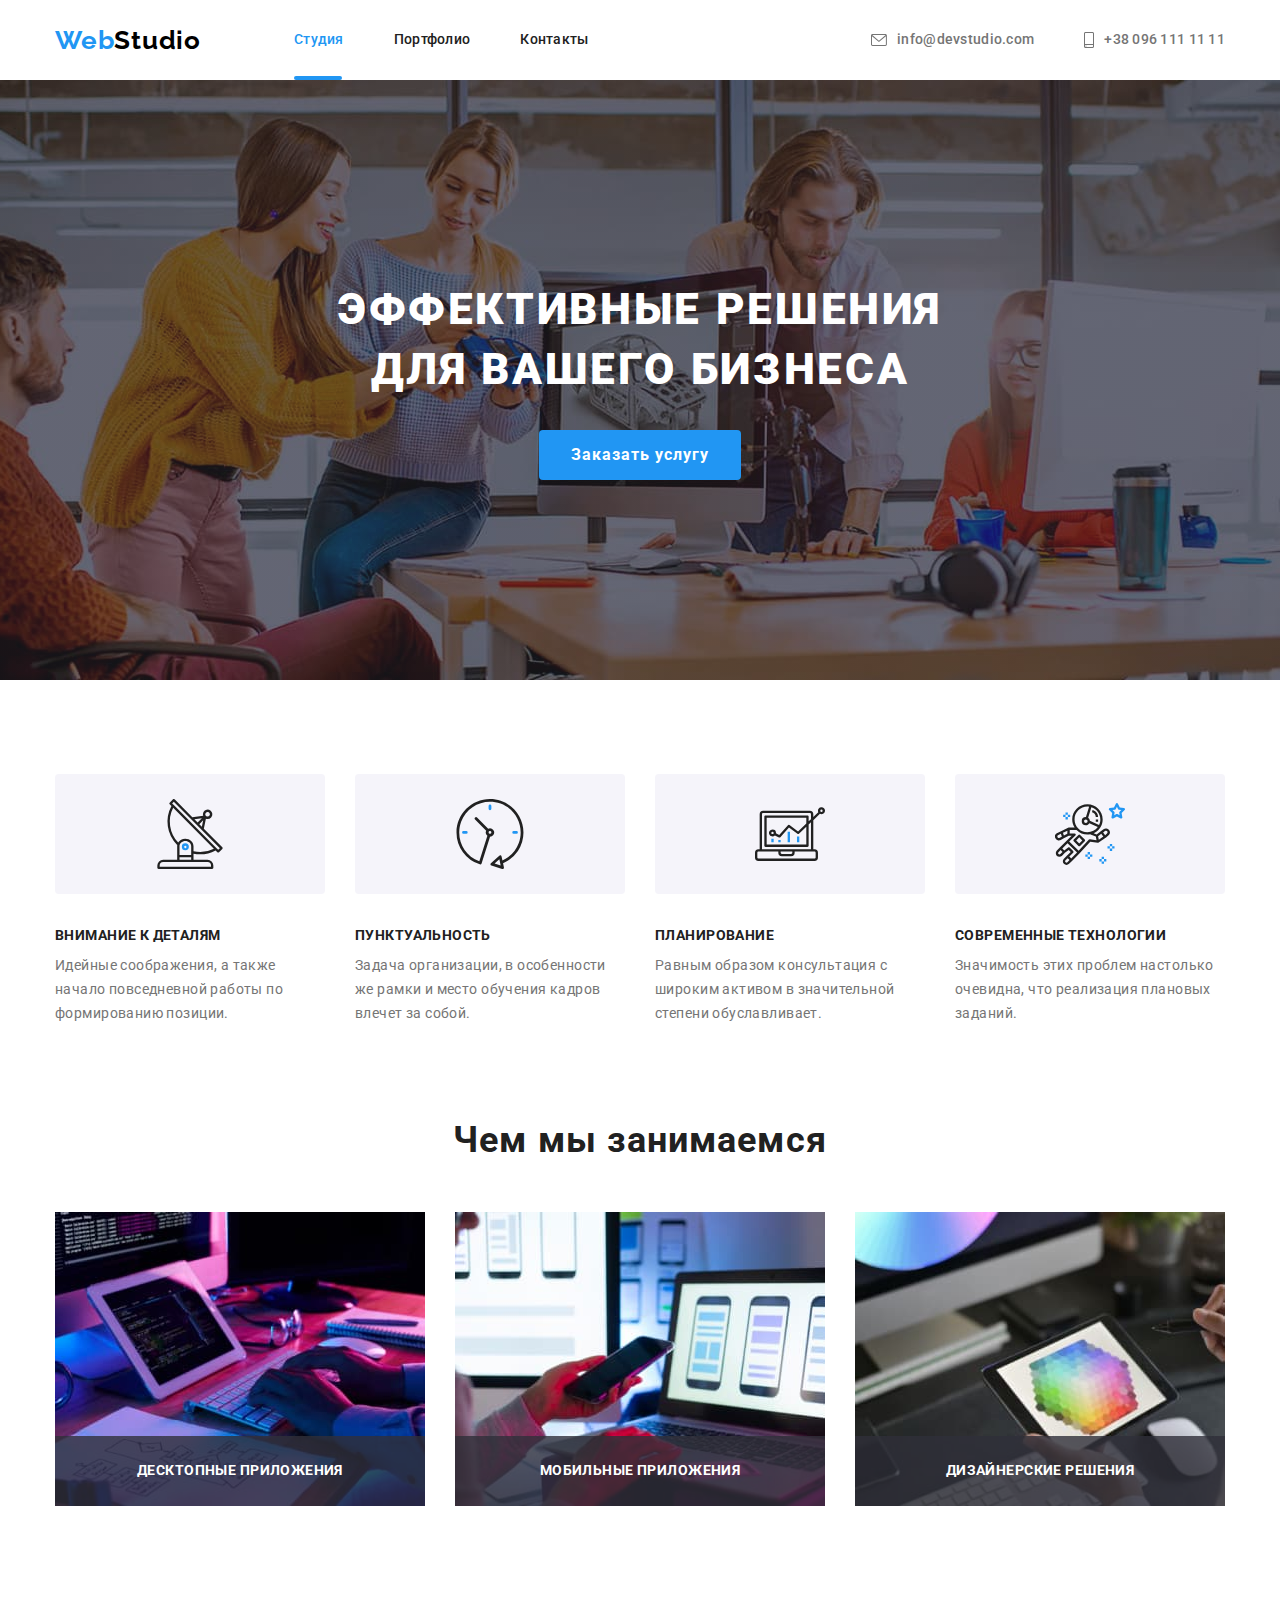
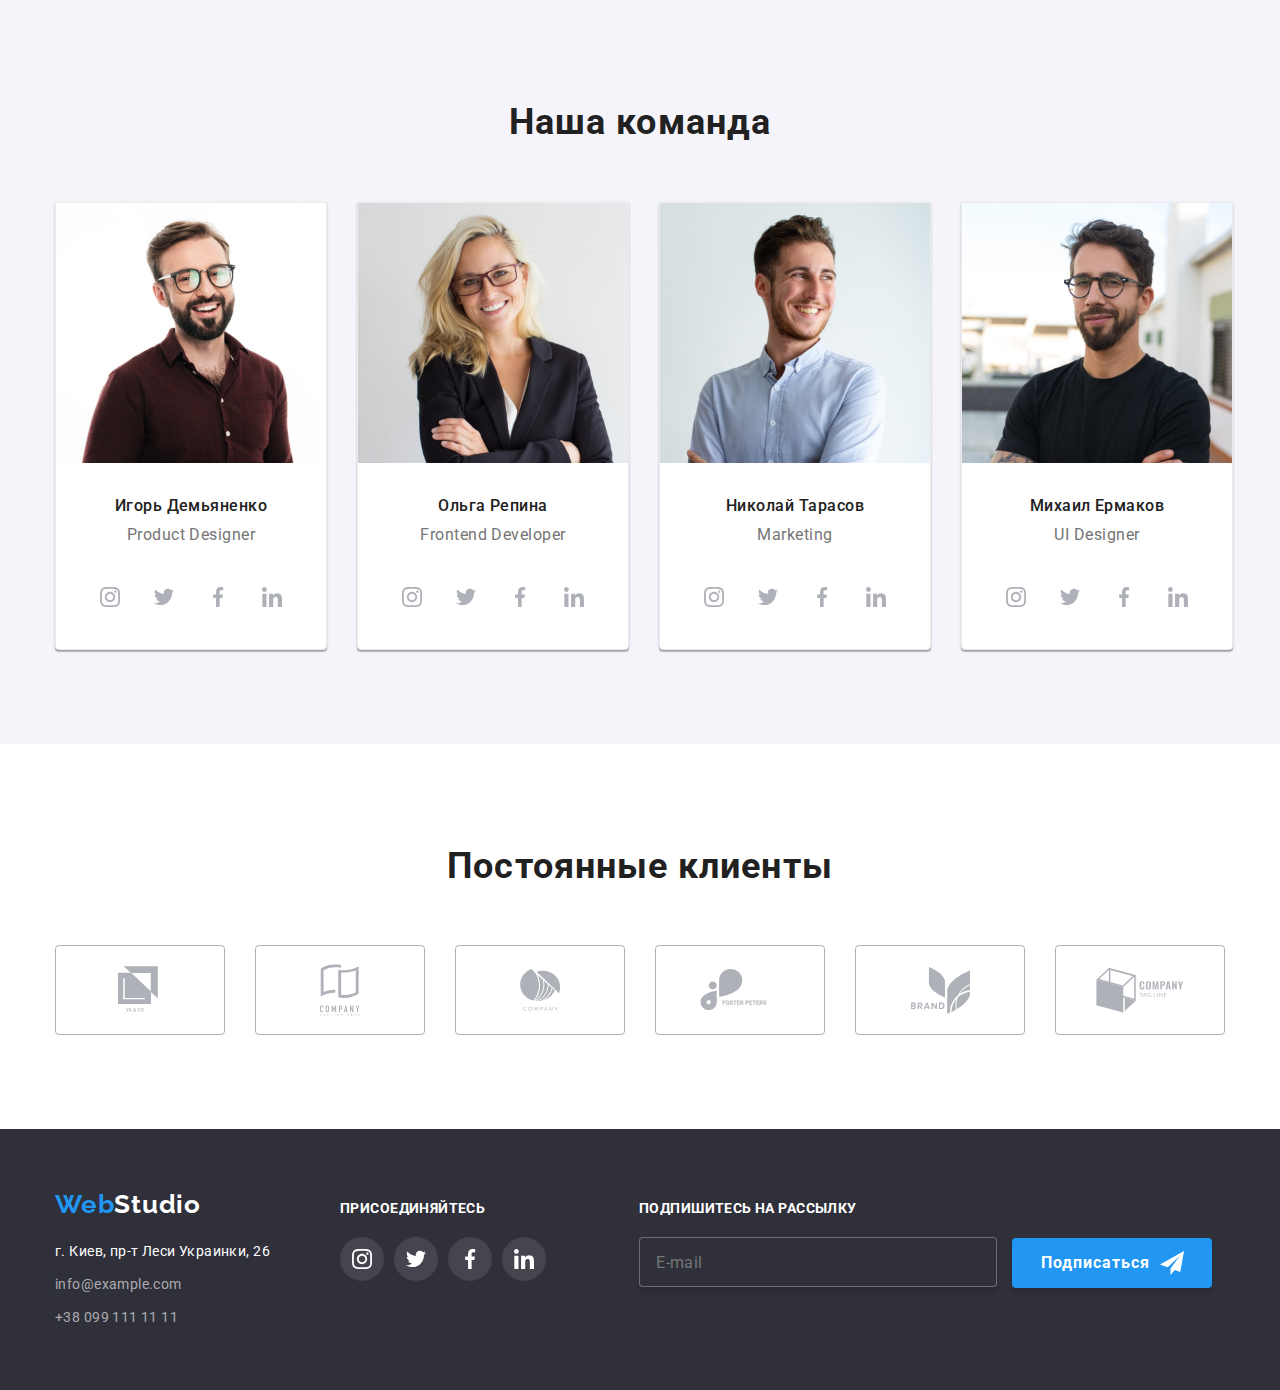
<file: index.html>
<!DOCTYPE html>
<html lang="ru">
  <head>
    <meta charset="UTF-8" />
    <meta name="viewport" content="width=device-width, initial-scale=1.0" />
    <title>Студия</title>
    <link href="https://fonts.googleapis.com/css2?family=Raleway:wght@700&display=swap" rel="stylesheet">
    <link href="https://fonts.googleapis.com/css2?family=Roboto:wght@400;500;700;900&display=swap" rel="stylesheet">
    <link rel="stylesheet" href="https://cdnjs.cloudflare.com/ajax/libs/modern-normalize/1.0.0/modern-normalize.min.css">
    <link rel="stylesheet" href="./css/styles.css">
  </head>
  <body>
    <!--Шапка сайта-->
    <header class="page-header">
      <div class="container-header">
          <nav class="site-nav">
        <a href="./index.html" lang="en" class="logo"><span class="logo-web">Web</span><span class="logo-studio">Studio</span></a>
        <ul class="navigation-button">
          <li class="item"><a class="site-nav-link studio" href="./index.html">Студия</a></li>
          <li class="item"><a class="site-nav-link" href="./portfolio.html">Портфолио</a></li>
          <li class="item"><a class="site-nav-link" href="./index-contacts.html">Контакты</a></li>
        </ul>
      </nav>
        <ul class="auth-nav">
        <li class="auth-nav-item">
          <a class="auth-nav-link" href="mailto:info@devstudio.com">
            <svg class="svg-mail">
              <use href="./images/sprite.svg#envelope"></use>
            </svg>
            info@devstudio.com</a></li>
        <li>
          <a class="auth-nav-link" href="tel:+380961111111">
            <svg class="svg-telephone">
              <use href="./images/sprite.svg#smartphone"></use>
            </svg>
            +38 096 111 11 11</a>
          </li>
        </ul>

      </div>
    </header>
      
    <main>
      <!--Герой-->
      <section class="hero overlay">
        <div class="container"> 
          <h1 class="hero-title">Эффективные решения для вашего бизнеса</h1>
          <button  type="button" class="button" data-modal-open>Заказать услугу</button>
        </div>    
      </section>

      <!--Особенности-->
      <section class="features">
        <div class="container">
          <h2 class="visually-hidden">Особенности</h2>
          <ul class="features-description">
              <li class="features-item antenna">
              <h3>Внимание к деталям</h3>
              <p>
                Идейные соображения, а также начало повседневной работы по
                формированию позиции.
              </p>
            </li>
            <li class="features-item clock">
              <h3>Пунктуальность</h3>
              <p>
                Задача организации, в особенности же рамки и место обучения кадров влечет за собой.
              </p>
            </li>
            <li class="features-item diagram">
              <h3>Планирование</h3>
              <p>
                Равным образом консультация с широким активом в значительной
                степени обуславливает.
              </p>
            </li>
            <li class="features-item astronaut">
              <h3>Современные технологии</h3>
              <p>
                Значимость этих проблем настолько очевидна, что реализация
                плановых заданий.
              </p>
            </li>
          </ul>
        </div>
        </section>
      <!--Деятельность-->
      <section class="work">
        <div class="container">
          <h2 class="work-title">Чем мы занимаемся</h2>
          <ul class="work-examples">
            <li class="work-item">
              <img src="./images/img1-small.jpg" alt="разработка веб-страниц" width="370" />
              <p class="work-examples-overlay">Десктопные приложения</p>
            </li>
            <li class="work-item">
              <img src="./images/img2-small.jpg" alt="разработка мобильных приложений" width="370" />
              <p class="work-examples-overlay">Мобильные приложения</p>
            </li>
            <li class="work-item">
              <img src="./images/img3-small.jpg" alt="графический дизайн" width="370" />
              <p class="work-examples-overlay">Дизайнерские решения</p>
            </li>
          </ul>
        </div> 
      </section>
      <!--Наша команда-->
      <section class="our-team">
        <div class="container">
          <h2 class="our-team-title">Наша команда</h2>
          <ul class="team-card">
            <li class="team-item">
              <img src="./images/team1-small.jpg" alt="фото Игорь Демьяненко" width="270" />
              <h3>Игорь Демьяненко</h3>
              <span>Product Designer</span>
              <ul class="social-media-list">
                <li class="social-media-item"><a class="social-media-link" href="" target="_blank" rel="noopener noreferrer">
                  <svg class="social-media-icon">
                    <use href="./images/sprite.svg#instagram"></use>
                  </svg></a></li>
                <li class="social-media-item"><a class="social-media-link" href="" target="_blank" rel="noopener noreferrer">
                  <svg class="social-media-icon">
                    <use href="./images/sprite.svg#twitter"></use>
                  </svg> </a></li>
                <li class="social-media-item"><a class="social-media-link" href="" target="_blank" rel="noopener noreferrer">
                  <svg class="social-media-icon">
                    <use href="./images/sprite.svg#facebook"></use>
                  </svg> </a></li>
                <li class="social-media-item"><a class="social-media-link" href="" target="_blank" rel="noopener noreferrer">
                  <svg class="social-media-icon">
                    <use href="./images/sprite.svg#linkedin"></use>
                  </svg></a></li>
              </ul>
            </li>
            <li class="team-item">
              <img src="./images/team2-small.jpg" alt="фото Ольга Репина" width="270" />
              <h3>Ольга Репина</h3>
              <span>Frontend Developer</span>
              <ul class="social-media-list">
                <li class="social-media-item"><a class="social-media-link" href="" target="_blank" rel="noopener noreferrer">
                    <svg class="social-media-icon">
                      <use href="./images/sprite.svg#instagram"></use>
                    </svg></a></li>
                <li class="social-media-item"><a class="social-media-link" href="" target="_blank" rel="noopener noreferrer">
                    <svg class="social-media-icon">
                      <use href="./images/sprite.svg#twitter"></use>
                    </svg> </a></li>
                <li class="social-media-item"><a class="social-media-link" href="" target="_blank" rel="noopener noreferrer">
                    <svg class="social-media-icon">
                      <use href="./images/sprite.svg#facebook"></use>
                    </svg> </a></li>
                <li class="social-media-item"><a class="social-media-link" href="" target="_blank" rel="noopener noreferrer">
                    <svg class="social-media-icon">
                      <use href="./images/sprite.svg#linkedin"></use>
                    </svg></a></li>
              </ul>
            </li>
            <li class="team-item">
              <img src="./images/team3-small.jpg" alt="фото Николай Тарасов" width="270" />
              <h3>Николай Тарасов</h3>
              <span>Marketing</span>
              <ul class="social-media-list">
                <li class="social-media-item"><a class="social-media-link" href="" target="_blank" rel="noopener noreferrer">
                    <svg class="social-media-icon">
                      <use href="./images/sprite.svg#instagram"></use>
                    </svg></a></li>
                <li class="social-media-item"><a class="social-media-link" href="" target="_blank" rel="noopener noreferrer">
                    <svg class="social-media-icon">
                      <use href="./images/sprite.svg#twitter"></use>
                    </svg> </a></li>
                <li class="social-media-item"><a class="social-media-link" href="" target="_blank" rel="noopener noreferrer">
                    <svg class="social-media-icon">
                      <use href="./images/sprite.svg#facebook"></use>
                    </svg> </a></li>
                <li class="social-media-item"><a class="social-media-link" href="" target="_blank" rel="noopener noreferrer">
                    <svg class="social-media-icon">
                      <use href="./images/sprite.svg#linkedin"></use>
                    </svg></a></li>
              </ul>
            </li>
            <li class="team-item">
              <img src="./images/team4-small.jpg" alt="фото Михаил Ермаков" width="270" />
              <h3>Михаил Ермаков</h3>
              <span>UI Designer</span>
              <ul class="social-media-list">
                <li class="social-media-item"><a class="social-media-link" href="" target="_blank" rel="noopener noreferrer">
                    <svg class="social-media-icon">
                      <use href="./images/sprite.svg#instagram"></use>
                    </svg></a></li>
                <li class="social-media-item"><a class="social-media-link" href="" target="_blank" rel="noopener noreferrer">
                    <svg class="social-media-icon">
                      <use href="./images/sprite.svg#twitter"></use>
                    </svg> </a></li>
                <li class="social-media-item"><a class="social-media-link" href="" target="_blank" rel="noopener noreferrer">
                    <svg class="social-media-icon">
                      <use href="./images/sprite.svg#facebook"></use>
                    </svg> </a></li>
                <li class="social-media-item"><a class="social-media-link" href="" target="_blank" rel="noopener noreferrer">
                    <svg class="social-media-icon">
                      <use href="./images/sprite.svg#linkedin"></use>
                    </svg></a></li>
              </ul>
            </li>
          </ul>
        </div> 
      </section>
      <!-- Permanent clients -->
      <section class="permanent-clients">
        <div class="container">
        <h2 class="permanent-clients-title">Постоянные клиенты</h2>
        <ul class="partners">
          <li class="thumb"><a class="partners-logo-link" href="">
            <svg class="partners-logo-svg" width="44" height="49">
              <use href="./images/sprite.svg#logo1"></use></svg>
          </a></li>
          <li class="thumb"><a class="partners-logo-link" href="">
            <svg class="partners-logo-svg" width="40" height="52">
                <use href="./images/sprite.svg#logo2"></use></svg>
            </a></li>
          <li class="thumb"><a class="partners-logo-link" href="">
            <svg class="partners-logo-svg" width="41" height="42">
                <use href="./images/sprite.svg#logo3"></use></svg>
              </a></li>
          <li class="thumb"><a class="partners-logo-link" href="">
              <svg class="partners-logo-svg" width="80" height="42">
                  <use href="./images/sprite.svg#logo4"></use></svg>
                </a></li>
          <li class="thumb"><a class="partners-logo-link" href="">
              <svg class="partners-logo-svg" width="59" height="47">
                  <use href="./images/sprite.svg#logo5"></use></svg>
                  </a></li>
          <li class="thumb"><a class="partners-logo-link" href="">
              <svg class="partners-logo-svg" width="88" height="45">
                  <use href="./images/sprite.svg#logo6"></use></svg>
                    </a></li>
        </ul>
        </div>
      </section>
    </main>
    <!--подвал-->
    <footer class="footer">
      <div class="container">
        <div class="footer-container">
          <div class="contacts">
        <a href="./index.html" lang="en" class="footer-logo"><span class="logo-web">Web</span><span
            class="logo-studio">Studio</span></a>
        <address>
          <ul class="footer-list">
            <li class="footer-address">г. Киев, пр-т Леси Украинки, 26<br /></li>
            <li class="footer-item"><a href="mailto:info@example.com" class="footer-contacts">info@example.com</a><br /></li>
            <li class="footer-item"><a href="tel:+380991111111" class="footer-contacts">+38 099 111 11 11</a><br /></li>
          </ul>
        </address>
      </div>
      <div class="join-us">
        <p class="join-title">Присоединяйтесь</p>
          <ul class="social-media-list">
            <li class="social-media-item"><a class="social-media-link" href="" target="_blank" rel="noopener noreferrer">
                <svg class="social-media-icon">
                  <use href="./images/sprite.svg#instagram"></use>
                </svg></a></li>
            <li class="social-media-item"><a class="social-media-link" href="" target="_blank" rel="noopener noreferrer">
                <svg class="social-media-icon">
                  <use href="./images/sprite.svg#twitter"></use>
                </svg> </a></li>
            <li class="social-media-item"><a class="social-media-link" href="" target="_blank" rel="noopener noreferrer">
                <svg class="social-media-icon">
                  <use href="./images/sprite.svg#facebook"></use>
                </svg> </a></li>
            <li class="social-media-item"><a class="social-media-link" href="" target="_blank" rel="noopener noreferrer">
                <svg class="social-media-icon">
                  <use href="./images/sprite.svg#linkedin"></use>
                </svg></a></li>
          </ul>
      </div>
      <form>
      <div class="join-us">
        <p class="join-title">Подпишитесь на рассылку</p>
        <input class="form-input" type="email"  name="mail" placeholder="E-mail" required>
        <button class="form-button" type="submit">Подписаться</button>
      </div>
      </form>
      </div>
      </div>
      
    </footer>
    <div class="backdrop is-hidden" data-modal>
      <div class="modal">
        <div class="modal-window">
        <button type="button" class="modal-button" data-modal-close>
          <svg class="close-button" width="18" height="18">
            <use href="./images/sprite2.svg#close-button"></use>
          </svg>
        </button>
        <p class="modal-title">Оставьте свои данные, мы вам перезвоним</p>
        <form class="form-list">
          <div role="group" class="contact-form"> 

          <label class="form-item" for="name">Имя</label>
            <div class="input-icon">
            <input class="modal-input" type="text" id="name" name="name" placeholder=" ">
              <svg class="form-icon">
              <use href="./images/sprite2.svg#person-black"></use>
              </svg>
            </div>
       

          <label class="form-item" for="tel">Телефон</label>
            <div class="input-icon">
            <input class="modal-input" type="tel" name="tel" id="tel" placeholder=" ">
            <svg class="form-icon">
              <use href="./images/sprite2.svg#telephone"></use>
            </svg>
          </div>

          <label class="form-item" for="email">Почта</label>
            <div class="input-icon">
            <input class="modal-input" type="email" name="email" id="email" placeholder=" ">
            <svg class="form-icon">
              <use href="./images/sprite2.svg#email-black"></use>
            </svg>
          </div>  

          <label class="form-item" for="textarea">Комментарий</label>
          <textarea class="comment" name="comment" id="textarea" cols="30" rows="6" placeholder="Введите текст"></textarea>

          
          <label class="checkbox-agreement" for="checkbox">
            <input class="checkbox" type="checkbox" name="agreement" id="checkbox">
            <span class="checkbox-item"></span>
           <span class="agreement">Соглашаюсь с рассылкой и принимаю <a class="agreement-link" href="" target="_blank" rel="noopener noreferrer">Условия договора</a></span>
          </label>

          <button class="checkbox-button" type="submit">Отправить</button>
          </div>
          
        </form>
        </div>
      </div>
    </div>
    <script src="./js/modal.js"></script>
  </body>
</html>
</file>
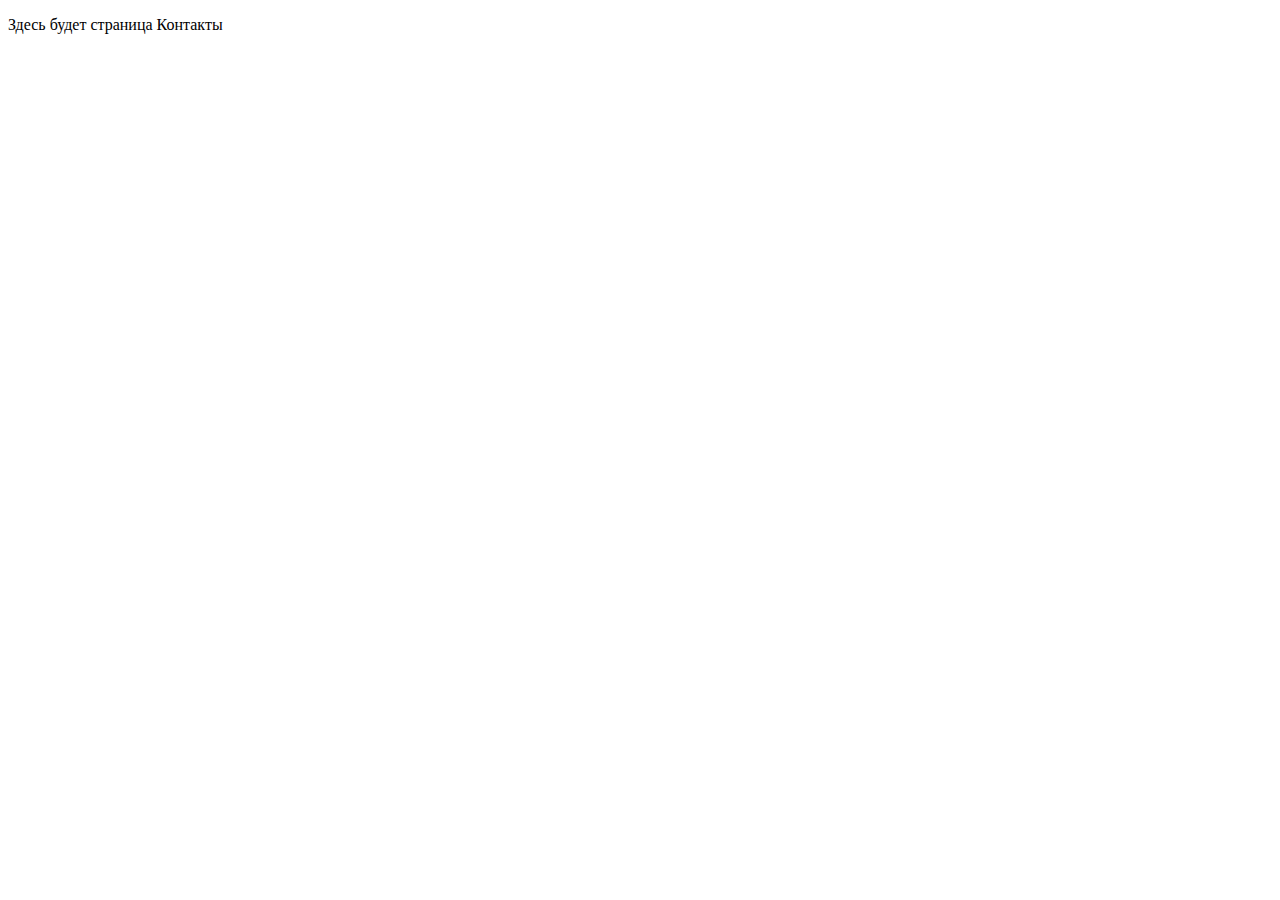
<file: index-contacts.html>
<!DOCTYPE html>
<html lang="en">
  <head>
    <meta charset="UTF-8" />
    <meta name="viewport" content="width=device-width, initial-scale=1.0" />
    <title>Контакты</title>
  </head>
  <body>
    <p>Здесь будет страница Контакты</p>
  </body>
</html>
</file>
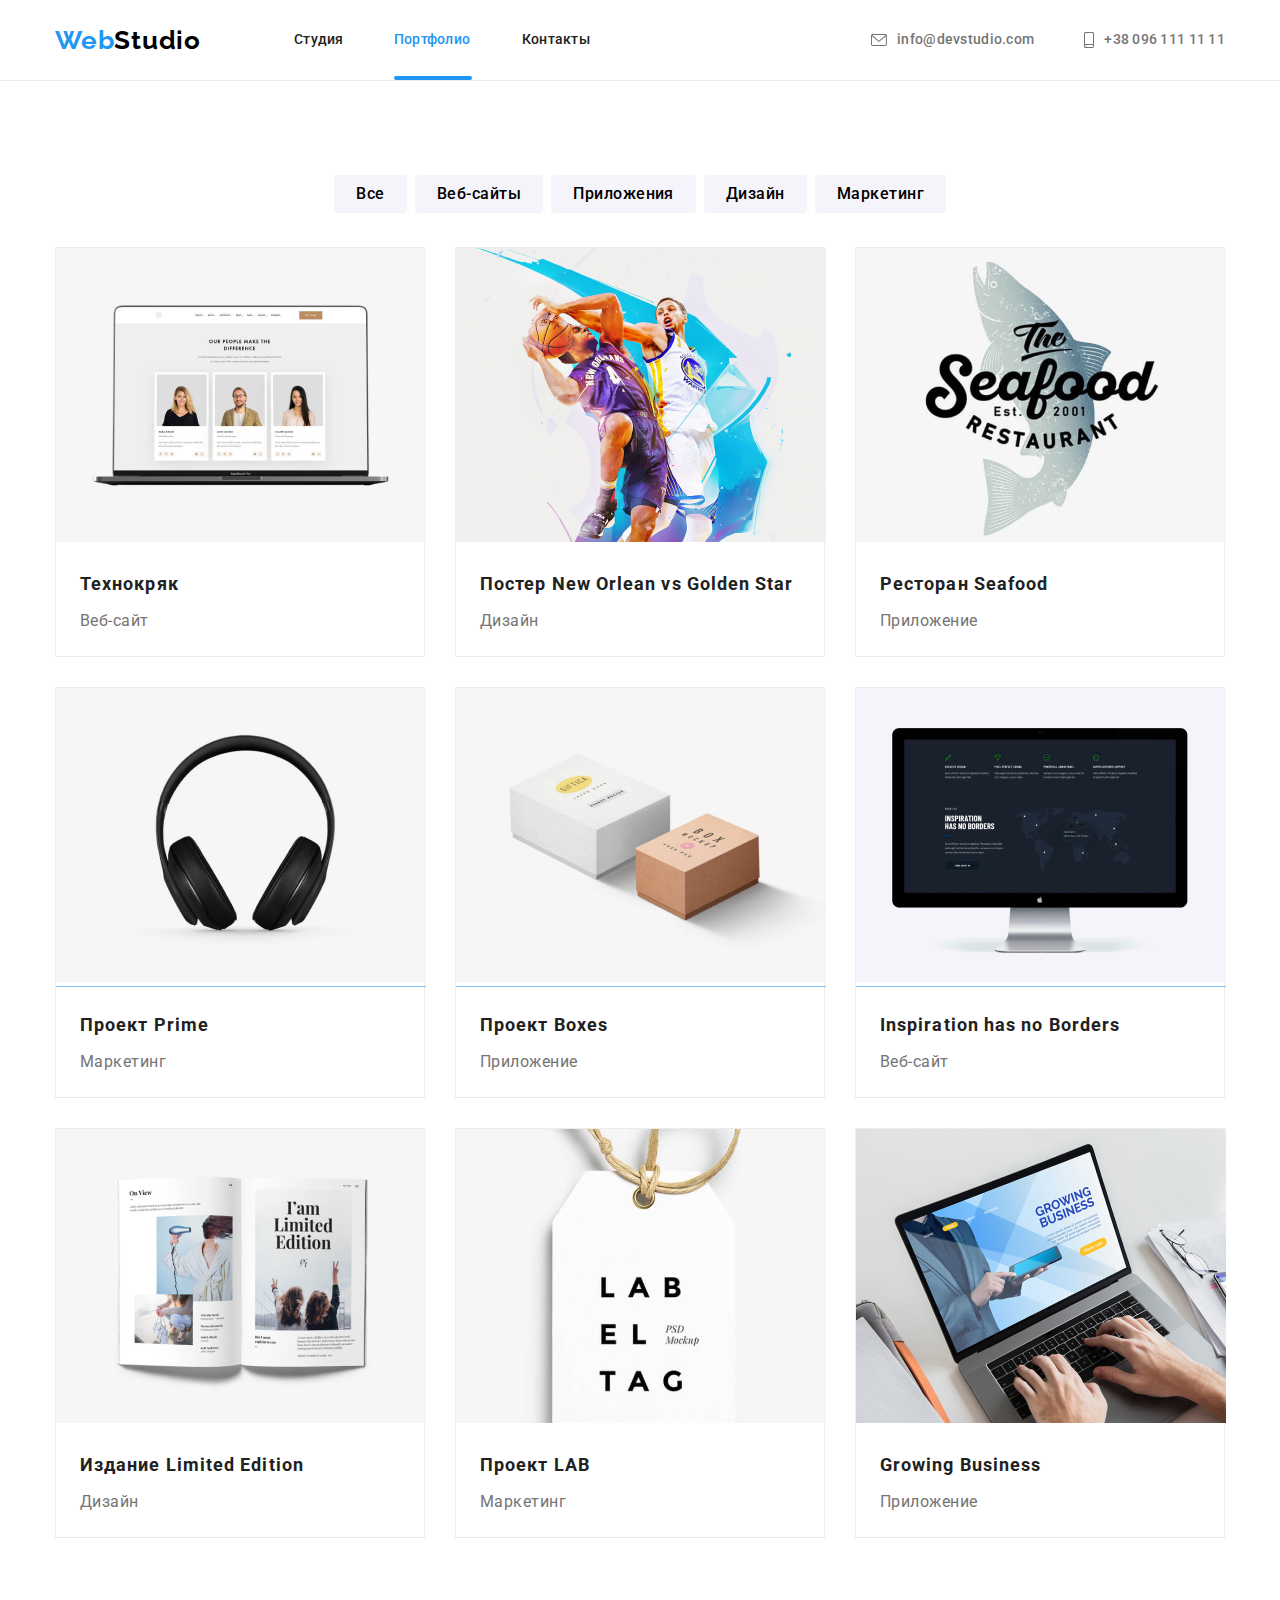
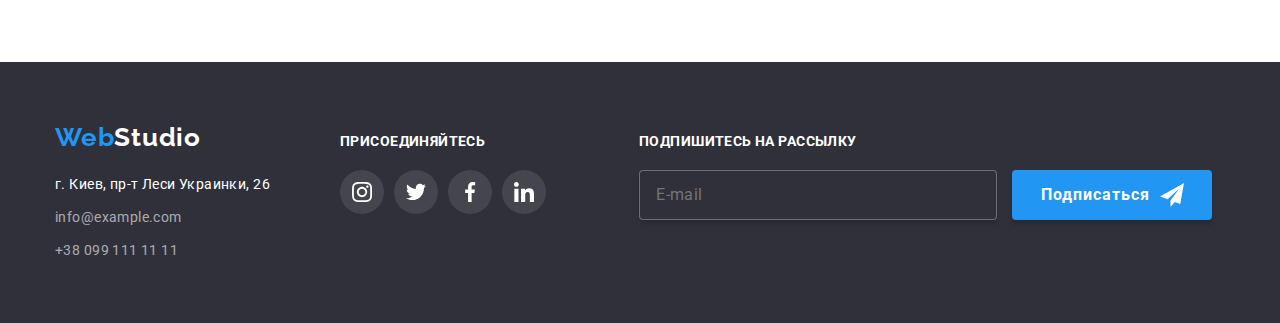
<file: portfolio.html>
<!DOCTYPE html>
<html lang="ru">
  <head>
    <meta charset="UTF-8" />
    <meta name="viewport" content="width=device-width, initial-scale=1.0" />
    <title>Портфолио</title>
    <link href="https://fonts.googleapis.com/css2?family=Raleway:wght@700&display=swap" rel="stylesheet">
    <link href="https://fonts.googleapis.com/css2?family=Roboto:wght@400;500;700;900&display=swap" rel="stylesheet">
    <link rel="stylesheet" href="https://cdnjs.cloudflare.com/ajax/libs/modern-normalize/1.0.0/modern-normalize.min.css">
    <link rel="stylesheet" href="./css/portfolio.css">
  </head>

  <body>
    <!--Шапка сайта-->
    <header class="page-header">
      <div class="container-header">
        <nav class="site-nav">
          <a href="./index.html" lang="en" class="logo"><span class="logo-web">Web</span><span
              class="logo-studio">Studio</span></a>
          <ul class="navigation-button">
            <li class="item"><a href="./index.html" class="link">Студия</a></li>
            <li class="item"><a href="./portfolio.html" class="link portfolio">Портфолио</a></li>
            <li class="item"><a href="./index-contacts.html" class="link">Контакты</a></li>
          </ul>
        </nav>
        <ul class="auth-nav">
          <li class="item"><a class="auth-nav-contact" href="mailto:info@devstudio.com">
            <svg class="svg-mail" width="16" height="12">
              <use href="./images/sprite.svg#envelope"></use></svg>
            info@devstudio.com</a></li>
          <li class="item"><a class="auth-nav-contact" href="tel:+380961111111">
            <svg class="svg-mail" width="10" height="16">
              <use href="./images/sprite.svg#smartphone"></use></svg>
            +38 096 111 11 11</a></li>
        </ul>
      </div>
    </header>
    <main>
      <section class="our-projects">
        <div class="container">
          <h1 class="visually-hidden">Наши работы</h1>
          <ul class="projects-list">
            <li class="project-item"> <button type="button" class="button">Все</button></li>
            <li class="project-item"> <button type="button" class="button">Веб-сайты</button></li>
            <li class="project-item"> <button type="button" class="button">Приложения</button></li>
            <li class="project-item"> <button type="button" class="button">Дизайн</button></li>
            <li class="project-item"> <button type="button" class="button">Маркетинг</button></li>
          </ul>
          <ul class="project-card">
            <li class="project-example">
              <a class="project-item" href="">
                <div class="project-thumb">
                <img src="./portfolio-examples/portfolio1.jpg" width="370" alt="ноутбук"/>
                <p class="overlay-text">Технокряк это современная площадка распространения коронавируса. Компании используют эту платформу для цифрового
                  шпионажа и атак на защищённые сервера конкурентов.</p>
                </div>
                <div class="description">
                 <h2>Технокряк</h2>
                <p>Веб-сайт</p> 
              </div>
             </a>
            </li>
            <li class="project-example">
              <a class="project-item" href="">
                <div class="project-thumb">
                <img src="./portfolio-examples/portfolio2.jpg" width="370" alt="баскетболисты в игре" />
                <p class="overlay-text">Технокряк это современная площадка распространения коронавируса. Компании используют эту
                    платформу для цифрового
                    шпионажа и атак на защищённые сервера конкурентов.</p>
                </div>
                <div class="description">
                  <h2>Постер <span lang="en">New Orlean vs Golden Star</span> </h2>
                  <p>Дизайн</p>
                </div>
              </a>
            </li>
            <li class="project-example">
              <a class="project-item" href="">
                <div class="project-thumb">
                <img src="./portfolio-examples/portfolio3.jpg" width="370" alt="логотип ресторана"/>
                <p class="overlay-text">Технокряк это современная площадка распространения коронавируса. Компании используют эту
                  платформу для цифрового
                  шпионажа и атак на защищённые сервера конкурентов.</p>
                  </div>
                <div class="description"> 
                  <h2>Ресторан <span lang="en">Seafood</span></h2>
                  <p>Приложение</p>
                </div>
              </a>
            </li>
            <li class="project-example">
              <a class="project-item" href="">
                <div class="project-thumb">
                <img src="./portfolio-examples/portfolio4.jpg" width="370" alt="наушники"/>
                <p class="overlay-text">Технокряк это современная площадка распространения коронавируса. Компании используют эту
                  платформу для цифрового
                  шпионажа и атак на защищённые сервера конкурентов.</p>
                  </div>
                <div class="description">
                  <h2>Проект <span lang="en">Prime</span></h2>
                  <p>Маркетинг</p>
                </div>
              </a>
            </li>
            <li class="project-example">
              <a class="project-item" href="">
                <div class="project-thumb">
                <img src="./portfolio-examples/portfolio5.jpg" width="370" alt="две коробки"/>
                <p class="overlay-text">Технокряк это современная площадка распространения коронавируса. Компании используют эту
                  платформу для цифрового
                  шпионажа и атак на защищённые сервера конкурентов.</p>
                  </div>
                <div class="description">
                  <h2>Проект <span lang="en">Boxes</span></h2>
                  <p>Приложение</p>
                </div>
              </a>
            </li>
            <li class="project-example">
              <a class="project-item" href="">
                <div class="project-thumb">
                <img src="./portfolio-examples/portfolio6.jpg" width="370" alt="экран монитора"/>
                <p class="overlay-text">Технокряк это современная площадка распространения коронавируса. Компании используют эту
                  платформу для цифрового
                  шпионажа и атак на защищённые сервера конкурентов.</p>
                  </div>
                <div class="description">
                  <h2 lang="en">Inspiration has no Borders</h2>
                  <p>Веб-сайт</p>
                </div>
              </a>
            </li>
            <li class="project-example">
              <a class="project-item" href="">
                <div class="project-thumb">
                <img src="./portfolio-examples/portfolio7.jpg" width="370" alt="разворот журнала"/>
                <p class="overlay-text">Технокряк это современная площадка распространения коронавируса. Компании используют эту
                  платформу для цифрового
                  шпионажа и атак на защищённые сервера конкурентов.</p>
                  </div>
                <div class="description">
                  <h2>Издание <span lang="en">Limited Edition</span></h2>
                  <p>Дизайн</p>
                </div> 
              </a>
            </li>
            <li class="project-example">
              <a class="project-item" href="">
                <div class="project-thumb">
                <img src="./portfolio-examples/portfolio8.jpg" width="370" alt="этикетка"/>
                <p class="overlay-text">Технокряк это современная площадка распространения коронавируса. Компании используют эту
                  платформу для цифрового
                  шпионажа и атак на защищённые сервера конкурентов.</p>
                  </div>
                <div class="description">
                  <h2>Проект <span lang="en">LAB</span></h2>
                  <p>Маркетинг</p>
                </div>
              </a>
            </li>
            <li class="project-example">
              <a class="project-item" href="">
                <div class="project-thumb">
                <img src="./portfolio-examples/portfolio9.jpg" width="370" alt="человек работает за ноутбуком"/>
                <p class="overlay-text">Технокряк это современная площадка распространения коронавируса. Компании используют эту
                  платформу для цифрового
                  шпионажа и атак на защищённые сервера конкурентов.</p>
                  </div>
                <div class="description">
                  <h2 lang="en">Growing Business</h2>
                  <p>Приложение</p>
                </div>
              </a>
            </li>
          </ul>
        </div>
      </section>
    </main>
  <!--подвал-->
  <footer class="footer">
    <div class="container">
      <div class="footer-container">
        <div class="contacts">
      <a href="./index.html" lang="en" class="footer-logo"><span class="logo-web">Web</span><span
          class="logo-studio">Studio</span></a>
      <address>
        <ul class="footer-list">
          <li class="footer-address">г. Киев, пр-т Леси Украинки, 26<br /></li>
          <li class="footer-item"><a href="mailto:info@example.com" class="footer-contacts">info@example.com</a><br /></li>
          <li class="footer-item"><a href="tel:+380991111111" class="footer-contacts">+38 099 111 11 11</a><br /></li>
        </ul>
      </address>
      </div>
      <div class="join-us">
        <p class="join-title">Присоединяйтесь</p>
        <ul class="social-media-list">
          <li class="social-media-item"><a class="social-media-link" href="" target="_blank" rel="noopener noreferrer">
              <svg class="social-media-icon">
                <use href="./images/sprite.svg#instagram"></use> </svg></a></li>
          <li class="social-media-item"><a class="social-media-link" href="" target="_blank" rel="noopener noreferrer">
              <svg class="social-media-icon">
                <use href="./images/sprite.svg#twitter"></use>
              </svg> </a></li>
          <li class="social-media-item"><a class="social-media-link" href="" target="_blank" rel="noopener noreferrer">
              <svg class="social-media-icon">
                <use href="./images/sprite.svg#facebook"></use>
              </svg> </a></li>
          <li class="social-media-item"><a class="social-media-link" href="" target="_blank" rel="noopener noreferrer">
              <svg class="social-media-icon">
                <use href="./images/sprite.svg#linkedin"></use></svg></a></li> 
        </ul>
      </div>
      <form action="">
        <div class="submit">
          <p class="join-title">Подпишитесь на рассылку</p>
          <input class="form-input"  type="email" name="email" placeholder="E-mail" required>
          <button class="form-button" type="submit">Подписаться</button>
        </div>
      </form>
      </div>
      </div>
  </footer>
  </body>
</html>
</file>
<file: css/styles.css>
:root {
  --primary-text-color: #757575;
  --secondary-text-color: #ffffff;
  --title-text-color: #212121;
  --accent-color: #2196f3;
  --primary-bg-color: #ffffff;
  --secondary-bg-color: #2f303a;
}

body {
  font-family: "Roboto", sans-serif;
}

a {
  text-decoration: none;
}
/* Header */
.page-header {
  background-color: var(--primary-bg-color);
}

.container {
  width: 1200px;
  padding-left: 15px;
  padding-right: 15px;
  margin-left: auto;
  margin-right: auto;
}

.container-header {
  display: flex;
  width: 1200px;
  padding-left: 15px;
  padding-right: 15px;
  margin-left: auto;
  margin-right: auto;
}

ul {
  list-style: none;
  padding: 0;
  margin: 0;
}

.site-nav {
  display: flex;
  align-items: center;
}

/* Logo */
.logo {
  font-family: Raleway, sans-serif;
  font-weight: 700;
  font-size: 26px;
  line-height: 1.19;
  letter-spacing: 0.03em;
  margin-right: 93px;
}

.logo-web {
  color: var(--accent-color);
}

.logo-studio {
  color: #000000;
}

.auth-nav-link {
  display: flex;
  padding-top: 32px;
  padding-bottom: 32px;
}

/* Site-nav */

.site-nav-link {
  color: var(--title-text-color);
  padding-top: 32px;
  padding-bottom: 32px;
  transition-duration: 250ms;
  transition-timing-function: cubic-bezier(0.4, 0, 0.2, 1);
}

.site-nav-link:hover,
.site-nav-link:focus {
  color: #2196f3;
}

.item {
  position: relative;
}

.site-nav-link.studio {
  padding-bottom: 0;
  color: var(--accent-color);
}

.site-nav-link.studio::after {
  content: "";
  display: block;
  position: absolut;
  margin-top: 28px;
  width: 48px;
  height: 4px;
  background-color: var(--accent-color);
  border-radius: 2px;
}

.navigation-button {
  display: flex;
}

.navigation-button .item:not(:last-child) {
  margin-right: 50px;
}

header li {
  display: flex;
  font-weight: 500;
  font-size: 14px;
  line-height: 1.14;
  letter-spacing: 0.02em;
}

/* Auth-nav */

.auth-nav {
  display: flex;
  margin-left: auto;
}

.auth-nav li:not(:last-child) {
  margin-right: 50px;
}

.auth-nav-link {
  display: flex;
  align-items: center;
  color: var(--primary-text-color);
  transition-duration: 250ms;
  transition-timing-function: cubic-bezier(0.4, 0, 0.2, 1);
}

.auth-nav-link:hover,
.auth-nav-link:focus {
  color: var(--accent-color);
}

.auth-nav-link:hover .svg-mail,
.auth-nav-link:focus .svg-mail {
  fill: var(--accent-color);
}

.auth-nav-link:hover .svg-telephone,
.auth-nav-link:focus .svg-telephone {
  fill: var(--accent-color);
}

.svg-telephone {
  width: 10px;
  height: 16px;
  margin-right: 10px;
  fill: var(--primary-text-color);
  transition-duration: 250ms;
  transition-timing-function: cubic-bezier(0.4, 0, 0.2, 1);
}

.svg-mail {
  width: 16px;
  height: 12px;
  margin-right: 10px;
  fill: var(--primary-text-color);
  transition-duration: 250ms;
  transition-timing-function: cubic-bezier(0.4, 0, 0.2, 1);
}

/* Section "Hero" */

.hero {
  background-color: var(--secondary-bg-color);
  margin-top: 0px;
  padding-top: 200px;
  padding-bottom: 200px;
  text-align: center;
}

/* Overlay */

.overlay {
  max-width: 1600px;
  height: 600px;
  background-image: linear-gradient(
      to right,
      rgba(47, 48, 58, 0.4),
      rgba(47, 48, 58, 0.4)
    ),
    url(../overlay.jpg);

  background-repeat: no-repeat;
  background-position: 50% 50%;
  background-size: cover;
}

/* Hero */

.hero-title {
  display: inline-block;
  margin-bottom: 30px;
  margin-left: auto;
  margin-right: auto;
  margin-top: 0;
  width: 696px;
  color: var(--secondary-text-color);
  text-transform: uppercase;
  font-weight: 900;
  font-size: 44px;
  line-height: 1.36;
  letter-spacing: 0.06em;
}

.button {
  display: block;
  min-width: 200px;
  border-radius: 4px;
  padding: 10px 32px;
  margin-left: auto;
  margin-right: auto;
  border: none;
  background-color: var(--accent-color);
  color: var(--secondary-text-color);
  font-family: Roboto, sans-serif;
  font-weight: 700;
  font-size: 16px;
  line-height: 1.87;
  letter-spacing: 0.06em;
}

/* Section "Features" */

.features {
  background-color: var(--primary-bg-color);
  padding-top: 94px;
  padding-bottom: 94px;
}

.visually-hidden {
  position: absolute;
  clip: rect(0 0 0 0);
  width: 1px;
  height: 1px;
  margin: -1px;
}

.features-item {
  display: block;
  width: 270px;
  margin-right: 30px;
}

.features-item::before {
  content: "";
  display: inline-block;
  width: 270px;
  height: 120px;
  background-repeat: no-repeat;
  background-color: #f5f4fa;
  background-position: center;
  border-radius: 4px;
  margin-bottom: 30px;
}

.antenna::before {
  background-image: url(../images/icons/antenna.svg);
  background-size: 70px 70px;
}

.clock::before {
  background-image: url(../images/icons/clock.svg);
  background-size: 70px 70px;
}

.diagram::before {
  background-image: url(../images/icons/diagram.svg);
  background-size: 70px 70px;
}

.astronaut::before {
  background-image: url(../images/icons/astronaut.svg);
  background-size: 70px 70px;
}

.features-item:not(:last-child) {
  margin-right: 30px;
}

.features ul {
  color: var(--primary-text-color);
  display: flex;
}

.features h3 {
  color: var(--title-text-color);
  font-weight: 700;
  font-size: 14px;
  line-height: 1.14;
  letter-spacing: 0.03em;
  text-transform: uppercase;
  margin-top: 0;
  margin-bottom: 10px;
}

.features p {
  font-weight: 400;
  font-size: 14px;
  line-height: 1.71;
  letter-spacing: 0.03em;
  margin-top: 0;
  margin-bottom: 0;
}

/* Section "Work" */

.work {
  background-color: var(--primary-bg-color);
  padding-bottom: 94px;
}

.work-title {
  color: var(--title-text-color);
  font-weight: 700;
  font-size: 36px;
  line-height: 1.16;
  text-align: center;
  letter-spacing: 0.03em;
  margin-top: 0;
  margin-bottom: 50px;
}

.work-examples {
  display: flex;
}

.work-item:not(:last-child) {
  margin-right: 30px;
}

.work-item {
  position: relative;
  width: 370px;
  height: 294px;
}

.work-examples-overlay {
  display: inline-block;
  position: absolute;
  bottom: 0;
  left: 0;
  margin: 0;
  width: 370px;
  height: 70px;
  background-color: rgba(47, 48, 58, 0.8);

  text-align: center;
  padding-top: 27px;
  padding-bottom: 27px;

  font-family: "Roboto", sans-serif;
  font-weight: 700;
  font-size: 14px;
  line-height: 1.14;
  letter-spacing: 0.03em;
  text-transform: uppercase;
  color: #ffffff;
}

/* Section "Our-team" */
.our-team {
  background-color: #f5f4fa;
  padding-top: 94px;
  padding-bottom: 94px;
}
.our-team-title {
  color: var(--title-text-color);
  font-weight: 700;
  font-size: 36px;
  line-height: 1.6;
  text-align: center;
  letter-spacing: 0.03em;
  margin-top: 0;
  margin-bottom: 50px;
}

.team-card {
  display: flex;
}

.team-item {
  padding-bottom: 30px;
  border: #ececec solid 1px;
  border-radius: 4px;
  background-color: #fff;
  box-shadow: 0px 1px 3px rgba(0, 0, 0, 0.12), 0px 1px 1px rgba(0, 0, 0, 0.14),
    0px 2px 1px rgba(0, 0, 0, 0.2);
  border-radius: 0px 0px 4px 4px;
}

.team-item:not(:last-child) {
  margin-right: 30px;
}

.our-team h3 {
  color: var(--title-text-color);
  font-weight: 500;
  font-size: 16px;
  line-height: 1.18;
  letter-spacing: 0.03em;
  display: block;
  margin-top: 30px;
  margin-bottom: 10px;
  text-align: center;
}

.our-team span {
  color: var(--primary-text-color);
  font-weight: 400;
  font-size: 16px;
  line-height: 1.18;
  letter-spacing: 0.03em;
  display: block;
  text-align: center;
  margin-bottom: 30px;
}

.social-media-list {
  display: flex;
  justify-content: center;
}

.social-media-item:not(:last-child) {
  margin-right: 10px;
}

.social-media-link {
  display: flex;
  justify-content: center;
  align-items: center;
  width: 44px;
  height: 44px;
  background-color: var(--primary-bg-color);
  border-radius: 50%;
  transition-duration: 250ms;
  transition-timing-function: cubic-bezier(0.4, 0, 0.2, 1);
}

.social-media-link:hover,
.social-media-link:focus {
  background-color: #2196f3;
}

.social-media-link:hover .social-media-icon,
.social-media-link:focus .social-media-icon {
  fill: var(--primary-bg-color);
}

.social-media-icon {
  width: 20px;
  height: 20px;
  fill: #afb1b8;
  transition-duration: 250ms;
  transition-timing-function: cubic-bezier(0.4, 0, 0.2, 1);
}

/* Permanent clients */

.permanent-clients {
  background-color: var(--primary-bg-color);
  padding-top: 94px;
  padding-bottom: 94px;
}

.permanent-clients-title {
  color: var(--title-text-color);
  font-weight: 700;
  font-size: 36px;
  line-height: 1.6;
  text-align: center;
  letter-spacing: 0.03em;
  margin-top: 0;
  margin-bottom: 50px;
}

.partners {
  display: flex;
}

.thumb:not(:last-child) {
  margin-right: 30px;
}

.partners-logo-link {
  display: flex;
  justify-content: center;
  align-items: center;
  width: 170px;
  height: 90px;
  background-color: var(--primary-bg-color);
  border: 1px solid #afb1b8;
  border-radius: 4px;
  transition-duration: 250ms;
  transition-timing-function: cubic-bezier(0.4, 0, 0.2, 1);
}

.partners-logo-link:hover,
.partners-logo-link:focus {
  border: 1px solid var(--accent-color);
}

.partners-logo-link:hover .partners-logo-svg {
  fill: var(--accent-color);
}

.partners-logo-svg {
  fill: #afb1b8;
  transition-duration: 250ms;
  transition-timing-function: cubic-bezier(0.4, 0, 0.2, 1);
}

/* Footer */

.footer {
  background-color: var(--secondary-bg-color);
  font-weight: 400;
  font-style: normal;
  font-size: 14px;
  line-height: 1.71;
  letter-spacing: 0.03em;
  padding-top: 60px;
  padding-bottom: 60px;
}

.footer-container {
  display: flex;
}

.contacts {
  margin-right: 70px;
}

.footer-address {
  display: inline-block;
  margin-bottom: 9px;
  color: var(--secondary-text-color);
  font-style: normal;
}

.footer-contacts {
  display: inline-block;
  font-style: normal;
  color: rgba(255, 255, 255, 0.6);
  transition-duration: 250ms;
  transition-timing-function: cubic-bezier(0.4, 0, 0.2, 1);
}

.footer-item:not(:last-child) {
  margin-bottom: 9px;
}

.footer-contacts:hover,
.footer-contacts:focus {
  color: var(--accent-color);
}
/* Footer logo */

.footer-logo {
  display: inline-block;
  margin-bottom: 20px;
  font-family: Raleway, sans-serif;
  font-weight: 700;
  font-size: 26px;
  line-height: 1.19;
  letter-spacing: 0.03em;
}

.footer-logo > .logo-web {
  color: var(--accent-color);
}
.footer-logo > .logo-studio {
  color: #ffffff;
}

/* Join us */

.join-us {
  padding-top: 12px;
  padding-bottom: 40px;
}

.join-us:not(:last-child) {
  margin-right: 93px;
}

.join-title {
  margin-top: 0;
  margin-bottom: 20px;
  font-family: "Roboto", sans-serif;
  font-weight: 700;
  font-size: 14px;
  line-height: 1.14;
  letter-spacing: 0.03em;
  text-transform: uppercase;
  color: #ffffff;
}

.join-us .social-media-list {
  display: flex;
}

.social-media-link {
  display: flex;
  justify-content: center;
  align-items: center;
  width: 44px;
  height: 44px;
  background-color: rgba(255, 255, 255, 0.1);
  border-radius: 50%;
  transition-duration: 250ms;
  transition-timing-function: cubic-bezier(0.4, 0, 0.2, 1);
}

.footer .social-media-icon {
  width: 20px;
  height: 20px;
  fill: #ffffff;
}

.social-media-link:hover,
.social-media-link:focus {
  background-color: #2196f3;
}

.form-input {
  box-sizing: border-box;
  width: 358px;
  height: 50px;
  border: 1px solid rgba(255, 255, 255, 0.3);
  border-radius: 4px;
  padding: 8px 16px;
  font-family: "Roboto", sans-serif;
  font-weight: 400;
  font-size: 16px;
  line-height: 1.25;
  letter-spacing: 0.03em;
  color: rgba(255, 255, 255, 0.6);
  background-color: var(--secondary-bg-color);
  box-shadow: 0px 4px 4px rgba(0, 0, 0, 0.15);
  transition-duration: 250ms;
  transition-timing-function: cubic-bezier(0.4, 0, 0.2, 1);
}

.form-input:not(:placeholder-shown):valid {
  border-color: var(--accent-color);
}

.form-input:not(:placeholder-shown):invalid {
  border-color: red;
}

.form-input:hover,
.form-input:focus {
  border-color: var(--accent-color);
}

.form-button {
  display: inline-flex;
  align-items: center;
  width: 200px;
  height: 50px;
  margin-left: 12px;
  border: none;
  border-radius: 4px;
  padding-top: 10px;
  padding-bottom: 10px;
  padding-left: 29px;
  padding-right: 28px;

  font-family: "Roboto", sans-serif;
  font-weight: 700;
  font-size: 16px;
  line-height: 1.87;
  letter-spacing: 0.06em;

  color: var(--secondary-text-color);
  box-shadow: 0px 4px 4px rgba(0, 0, 0, 0.15);
  background-color: var(--accent-color);
}

.form-button::after {
  display: block;
  content: "";
  width: 24px;
  height: 24px;
  margin-left: 10px;
  background-image: url(../images/icon-send.svg);
}
/* Modal button */

.backdrop {
  position: fixed;
  top: 0;
  left: 0;
  width: 100%;
  height: 100%;
  background-color: rgba(0, 0, 0, 0.2);
  opacity: 1;
  transition: all 0.5s ease-in;
}

.backdrop.is-hidden {
  opacity: 0;
  pointer-events: none;
}

.is-hidden .modal {
  transform: translate(-50%, -50%) scale(0.5);
}

.modal {
  position: absolute;
  top: 50%;
  left: 50%;
  transform: translate(-50%, -50%) scale(1);
  width: 528px;
  height: 581px;
  box-shadow: 0px 1px 3px rgba(0, 0, 0, 0.12), 0px 1px 1px rgba(0, 0, 0, 0.14),
    0px 2px 1px rgba(0, 0, 0, 0.2);
  border-radius: 4px;
  background-color: #fff;
  transition: transform 0.5s;
}

.modal-window {
  position: relative;
  width: 528px;
  height: 581px;
  padding: 40px;
}

.modal-button {
  position: absolute;
  box-sizing: border-box;
  display: flex;
  align-items: center;
  top: 8px;
  right: 8px;
  background-position: 50% 50%;
  width: 30px;
  height: 30px;
  border-radius: 50%;
  border: 1px solid rgba(0, 0, 0, 0.1);
  background-color: #fff;
}

.modal-button:focus {
  fill: var(--accent-color);
}

.close-button:hover {
  fill: var(--accent-color);
}

.modal-title {
  display: inline-block;
  text-align: center;
  margin-top: 0;
  margin-bottom: 12px;
  font-family: "Roboto", sans-serif;
  font-weight: 700;
  font-size: 20px;
  line-height: 1.15;
  letter-spacing: 0.03em;
  color: #212121;
}

.form-item {
  display: block;
  margin-bottom: 4px;
  font-family: "Roboto", sans-serif;
  font-weight: 400;
  font-size: 12px;
  line-height: 1.17;
  letter-spacing: 0.01em;
  color: #757575;
}

.modal-input {
  width: 448px;
  height: 40px;
  border-radius: 4px;
  background-color: #fff;
  padding-left: 42px;
  transition-duration: 250ms;
  transition-timing-function: cubic-bezier(0.4, 0, 0.2, 1); */
}

.modal-input:hover,
.modal-input:focus {
  border-color: var(--accent-color);
}

.modal-input:hover + .form-icon,
.modal-input:focus + .form-icon {
  fill: var(--accent-color);
}

.modal-input:placeholder-shown {
  border: 1px solid rgba(33, 33, 33, 0.2);
}

.modal-input:not(:placeholder-shown) {
  border-color: var(--accent-color);
} 

.input-icon {
  position: relative;
  width: 448px;
  height: 40px;
  margin-bottom: 10px;
}

.form-icon {
  position: absolute;
  top: 11px;
  left: 12px;
  display: inline-block;
  width: 18px;
  height: 18px;
}

.comment {
  resize: none;
  width: 448px;
  margin-bottom: 20px;
  border: 1px solid rgba(33, 33, 33, 0.2);
  box-sizing: border-box;
  border-radius: 4px;
  background-color: #fff;
  transition-duration: 250ms;
  transition-timing-function: cubic-bezier(0.4, 0, 0.2, 1);
}

textarea::placeholder {
  padding-top: 12px;
  padding-left: 16px;
  font-family: "Roboto", sans-serif;
  font-weight: 400;
  font-size: 12px;
  line-height: 1.17;
  letter-spacing: 0.01em;
  color: rgba(117, 117, 117, 0.5);
}

textarea:hover,
textarea:focus {
  border-color: var(--accent-color);
}

.checkbox {
  appearance: none;
}

.checkbox-item {
  background-image: url(../images/checkbox-empty.svg);
  background-repeat: no-repeat;
  width: 16px;
  height: 15px;
}

.checkbox-agreement {
  display: flex;
  align-items: center;
  margin-left: 12px;
  margin-bottom: 30px;
}

.checkbox:checked + .checkbox-item {
  background-color: var(--accent-color);
  background-image: url(../images/check-full.svg);
  background-size: contain;
  background-repeat: no-repeat;
  border: none;
}

.agreement {
  margin-left: 7px;
  margin-top: 0;
  margin-bottom: 0;
  margin-right: 0;
  padding: 0;
  font-family: "Roboto", sans-serif;
  font-weight: 400;
  font-size: 14px;
  line-height: 1.71;
  letter-spacing: 0.03em;
  color: #757575;
}

.agreement-link {
  font-family: "Roboto", sans-serif;
  font-weight: 400;
  font-size: 14px;
  line-height: 1.71;
  letter-spacing: 0.03em;
  color: var(--accent-color);
  text-decoration: underline;
}

.checkbox-button {
  display: block;
  width: 200px;
  border-radius: 4px;
  padding: 10px 56px;
  margin-left: auto;
  margin-right: auto;
  border: none;
  background-color: var(--accent-color);
  color: var(--secondary-text-color);
  box-shadow: 0px 4px 4px rgba(0, 0, 0, 0.15);
  font-family: Roboto, sans-serif;
  font-weight: 700;
  font-size: 16px;
  line-height: 1.87;
  letter-spacing: 0.06em;
}
</file>
<file: css/portfolio.css>
:root {
  --primary-text-color: #757575;
  --secondary-text-color: #ffffff;
  --title-text-color: #212121;
  --accent-color: #2196f3;
  --primary-bg-color: #ffffff;
  --secondary-bg-color: #2f303a;
  --button-bg-color: #f5f4fa;
}

body {
  font-family: "Roboto", sans-serif;
}

a {
  text-decoration: none;
}

ul {
  list-style: none;
  margin: 0;
  padding: 0;
}

/* Header */

.page-header {
  background-color: var(--primary-bg-color);
  border-bottom: #ececec solid 1px;
}

.container {
  width: 1200px;
  padding-left: 15px;
  padding-right: 15px;
  margin-left: auto;
  margin-right: auto;
}

.container-header {
  display: flex;
  width: 1200px;
  padding-left: 15px;
  padding-right: 15px;
  margin-left: auto;
  margin-right: auto;
}

.link {
  display: block;
  padding-top: 32px;
  padding-bottom: 32px;
}

/* Logo */

.logo {
  font-family: Raleway, sans-serif;
  font-weight: 700;
  font-size: 26px;
  line-height: 1.19;
  letter-spacing: 0.03em;
  margin-right: 93px;
}

.logo-web {
  color: var(--accent-color);
}

.logo-studio {
  color: #000000;
}

.navigation-button {
  display: flex;
  margin-left: 0;
}

.navigation-button .item:not(:last-child) {
  margin-right: 50px;
}

.site-nav {
  display: flex;
  align-items: center;
}

/* Site-nav */

.site-nav a {
  color: var(--title-text-color);
  transition-duration: 250ms;
  transition-timing-function: cubic-bezier(0.4, 0, 0.2, 1);
}

header li {
  font-weight: 500;
  font-size: 14px;
  line-height: 1.14;
  letter-spacing: 0.02em;
}

.site-nav a:hover,
.site-nav a:focus {
  color: var(--accent-color);
}

.item {
  position: relative;
}

.link.portfolio {
  padding-bottom: 0;
  color: var(--accent-color);
}

.link.portfolio::after {
  content: "";
  display: block;
  position: absolut;
  margin-top: 28px;
  width: 78px;
  height: 4px;
  background-color: var(--accent-color);
  border-radius: 2px;
}

/* Auth-nav */

.auth-nav {
  display: flex;
  align-items: center;
  margin-left: auto;
}

.auth-nav a {
  display: flex;
  align-items: center;
  color: var(--primary-text-color);
  padding-top: 32px;
  padding-bottom: 32px;
  transition-duration: 250ms;
  transition-timing-function: cubic-bezier(0.4, 0, 0.2, 1);
}

.auth-nav a:hover,
.auth-nav a:focus {
  color: var(--accent-color);
}

.auth-nav li:not(:last-child) {
  margin-right: 50px;
}

.auth-nav-contact:hover .svg-mail {
  fill: #2196f3;
}

.svg-mail {
  margin-right: 10px;
  fill: var(--primary-text-color);
  transition-duration: 250ms;
  transition-timing-function: cubic-bezier(0.4, 0, 0.2, 1);
}

.our-projects {
  padding-top: 94px;
  padding-bottom: 94px;
}

.projects-list {
  display: flex;
  margin-top: 0;
  margin-bottom: 34px;
  justify-content: center;
}

.project-item:not(:last-child) {
  margin-right: 8px;
}

.button {
  min-width: 73px;
  display: inline-block;
  padding: 6px 22px;
  border-radius: 4px;
  border: none;
  background-color: var(--button-bg-color);
  color: var(--titel-text-color);
  font-family: Roboto, sans-serif;
  font-weight: 500;
  font-size: 16px;
  line-height: 1.62;
  letter-spacing: 0.03em;
  cursor: pointer;
  transition-duration: 250ms;
  transition-timing-function: cubic-bezier(0.4, 0, 0.2, 1);
}

.visually-hidden {
  position: absolute;
  clip: rect(0 0 0 0);
  width: 1px;
  height: 1px;
  margin: -1px;
}

.button:hover,
.button:focus {
  background-color: var(--accent-color);
  color: var(--secondary-text-color);
}

.project-card {
  display: flex;
  flex-wrap: wrap;
}

.project-thumb {
  position: relative;
  margin: 0;
  width: 370px;
  overflow: hidden;
}

.overlay-text {
  display: block;
  position: absolute;
  width: 100%;
  height: 100%;
  left: 0;
  top: 0;
  background-color: rgba(33, 150, 243, 0.9);
  padding-top: 63px;
  padding-bottom: 63px;
  padding-left: 18px;
  padding-right: 24px;
  font-family: "Roboto", sans-serif;
  font-weight: 400;
  font-size: 18px;
  line-height: 1.56;
  letter-spacing: 0.03em;
  color: #ffffff;
  transform: translatey(100%);
  transition: transform 250ms ease;
}

.project-thumb:hover .overlay-text {
  transform: translatex(0);
}

.project-item:focus .overlay-text {
  transform: translatex(0);
}

.project-example {
  width: 370px;
  margin-right: 30px;
  margin-bottom: 30px;
  border: #ececec solid 1px;
  transition-duration: 250ms;
  transition-timing-function: cubic-bezier(0.4, 0, 0.2, 1);
}

.project-example:nth-child(3n) {
  margin-right: 0;
}

.projects-example:nth-last-child(-n + 3) {
  margin-bottom: 0;
}

.project-example:hover .project-example:focus {
  box-shadow: 0px 1px 1px rgba(0, 0, 0, 0.12), 0px 4px 4px rgba(0, 0, 0, 0.06),
    1px 4px 6px rgba(0, 0, 0, 0.16);
}

.description {
  display: block;
  padding-top: 20px;
  padding-right: 24px;
  padding-bottom: 20px;
  padding-left: 24px;
}

h2 {
  color: var(--title-text-color);
  font-weight: 700;
  font-size: 18px;
  line-height: 2;
  letter-spacing: 0.06em;
  margin-top: 0;
  margin-bottom: 4px;
}

p {
  color: var(--primary-text-color);
  font-weight: 400;
  font-size: 16;
  line-height: 1.87;
  letter-spacing: 0.03em;
  margin-top: 0;
  margin-bottom: 0;
}

/* Footer */

.footer {
  background-color: var(--secondary-bg-color);
  font-weight: 400;
  font-style: normal;
  font-size: 14px;
  line-height: 1.71;
  letter-spacing: 0.03em;
  padding-top: 60px;
  padding-bottom: 60px;
}

.footer-container {
  display: flex;
}

.footer-address {
  display: inline-block;
  margin-bottom: 9px;
  color: var(--secondary-text-color);
  font-style: normal;
}

.contacts {
  margin-right: 70px;
}

.footer-contacts {
  display: inline-block;
  font-style: normal;
  color: rgba(255, 255, 255, 0.6);
  transition-duration: 250ms;
  transition-timing-function: cubic-bezier(0.4, 0, 0.2, 1);
}

.footer-item:not(:last-child) {
  margin-bottom: 9px;
}

.footer-contacts:hover,
.footer-contacts:focus {
  color: var(--accent-color);
}
/* Footer logo */

.footer-logo {
  display: inline-block;
  margin-bottom: 20px;
  font-family: Raleway, sans-serif;
  font-weight: 700;
  font-size: 26px;
  line-height: 1.19;
  letter-spacing: 0.03em;
}

.footer-logo > .logo-web {
  color: var(--accent-color);
}
.footer-logo > .logo-studio {
  color: var(--secondary-text-color);
}

/* Join us */

.join-us {
  padding-top: 12px;
  padding-bottom: 40px;
}

.join-title {
  margin-top: 0;
  margin-bottom: 20px;
  font-family: "Roboto", sans-serif;
  font-weight: 700;
  font-size: 14px;
  line-height: 1.14;
  letter-spacing: 0.03em;
  text-transform: uppercase;
  color: #ffffff;
}

.join-us .social-media-list {
  display: flex;
}

.social-media-link {
  display: flex;
  justify-content: center;
  align-items: center;
  width: 44px;
  height: 44px;
  background-color: rgba(255, 255, 255, 0.1);
  border-radius: 50%;
  transition-duration: 250ms;
  transition-timing-function: cubic-bezier(0.4, 0, 0.2, 1);
}

/* Social media icons */

.footer .social-media-icon {
  width: 20px;
  height: 20px;
  fill: #ffffff;
}

.social-media-item:not(:last-child) {
  margin-right: 10px;
}

.social-media-link:hover,
.social-media-link:focus {
  background-color: #2196f3;
}

.submit {
  padding-top: 12px;
  padding-bottom: 40px;
  margin-left: 93px;
  margin-right: 0;
}

.form-input {
  box-sizing: border-box;
  width: 358px;
  height: 50px;
  border: 1px solid rgba(255, 255, 255, 0.3);
  border-radius: 4px;
  padding: 8px 16px;

  font-family: "Roboto", sans-serif;
  font-weight: 400;
  font-size: 16px;
  line-height: 1.25;
  letter-spacing: 0.03em;

  color: rgba(255, 255, 255, 0.6);
  background-color: var(--secondary-bg-color);
  box-shadow: 0px 4px 4px rgba(0, 0, 0, 0.15);
  transition-duration: 250ms;
  transition-timing-function: cubic-bezier(0.4, 0, 0.2, 1);
}

.form-input:not(:placeholder-shown):valid {
  border-color: var(--accent-color);
}

.form-input:not(:placeholder-shown):invalid {
  border-color: red;
}

.form-input:hover,
.form-input:focus {
  border-color: var(--accent-color);
}

.form-button {
  display: inline-flex;
  align-items: center;
  width: 200px;
  height: 50px;
  margin-left: 12px;
  border: none;
  border-radius: 4px;
  padding-top: 10px;
  padding-bottom: 10px;
  padding-left: 29px;
  padding-right: 28px;

  font-family: "Roboto", sans-serif;
  font-weight: 700;
  font-size: 16px;
  line-height: 1.87;
  letter-spacing: 0.06em;

  color: var(--secondary-text-color);
  box-shadow: 0px 4px 4px rgba(0, 0, 0, 0.15);
  background-color: var(--accent-color);
}

.form-button::after {
  display: block;
  content: "";
  width: 24px;
  height: 24px;
  margin-left: 10px;
  background-image: url(../images/icon-send.svg);
}
</file>
